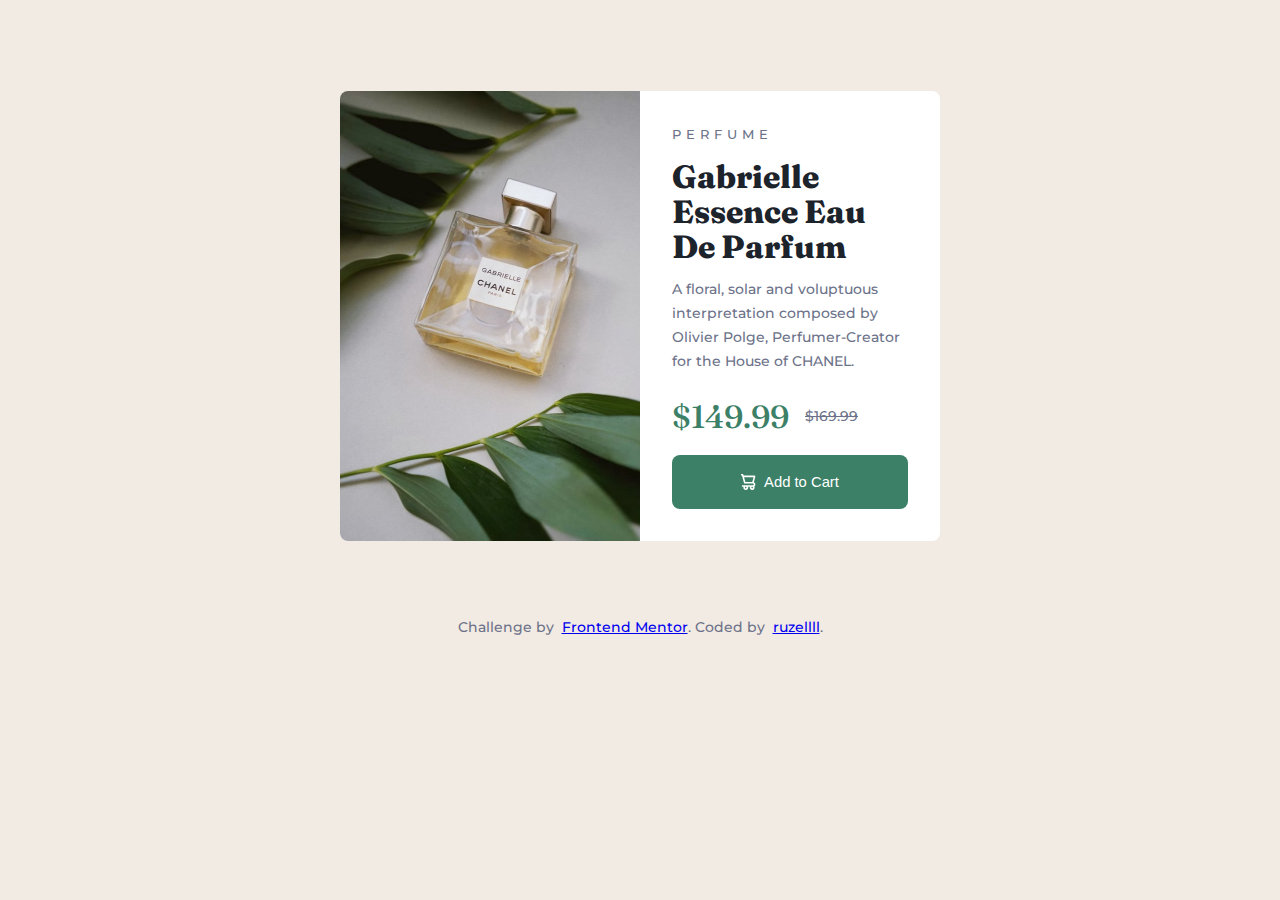
<file: index.html>
<!DOCTYPE html>
<html lang="en">
<head>
  <meta charset="UTF-8">
  <meta name="viewport" content="width=device-width, initial-scale=1.0"> <!-- displays site properly based on user's device -->

  <link rel="icon" type="image/png" sizes="32x32" href="./images/favicon-32x32.png">
  
  <!--google fonts-->
  <link rel="preconnect" href="https://fonts.googleapis.com">
  <link rel="preconnect" href="https://fonts.gstatic.com" crossorigin>
  <link href="https://fonts.googleapis.com/css2?family=Fraunces:opsz,wght@9..144,500&family=Montserrat&display=swap" rel="stylesheet">
  <!--google fonts-->
  <link rel="stylesheet" href="style.css">
  
  <title>Frontend Mentor | Product preview card component</title>

</head>
<body>
  <main>
    <article class="product">
      <picture class="product-img">
        <source srcset="images/image-product-desktop.jpg" media="(min-width: 600px)">
        <img src="images/image-product-mobile.jpg" alt="Gabrielle Essence Eau De Parfum">
      </picture>

      <div class="product-content">
        <p class="product-category">Perfume</p>

        <h1 class="product-title">Gabrielle Essence Eau De Parfum</h1>

        <p class="product-info">
          A floral, solar and voluptuous interpretation composed by Olivier Polge,
          Perfumer-Creator for the House of CHANEL.
        </p>

        <div class="flex-group">
          <p class="product-price">
            <span class="visually-hidden">Current Price:
             </span> $149.99</p>
          <p class="product-original-price">
            <span class="visually-hidden">Original Price:
              </span><s>$169.99</s></p>
        </div>

        <button class="button" 
        data-icon="shopping-cart">Add to Cart</button>

      </div>
      
    </article>
  </main>
  <div class="attribution">
    Challenge by &nbsp;<a href="https://www.frontendmentor.io?ref=challenge" target="_blank">Frontend Mentor</a>. 
    Coded by &nbsp;<a href="https://github.com/ruzellll">ruzellll</a>.
  </div>
  
</body>
</html>
</file>
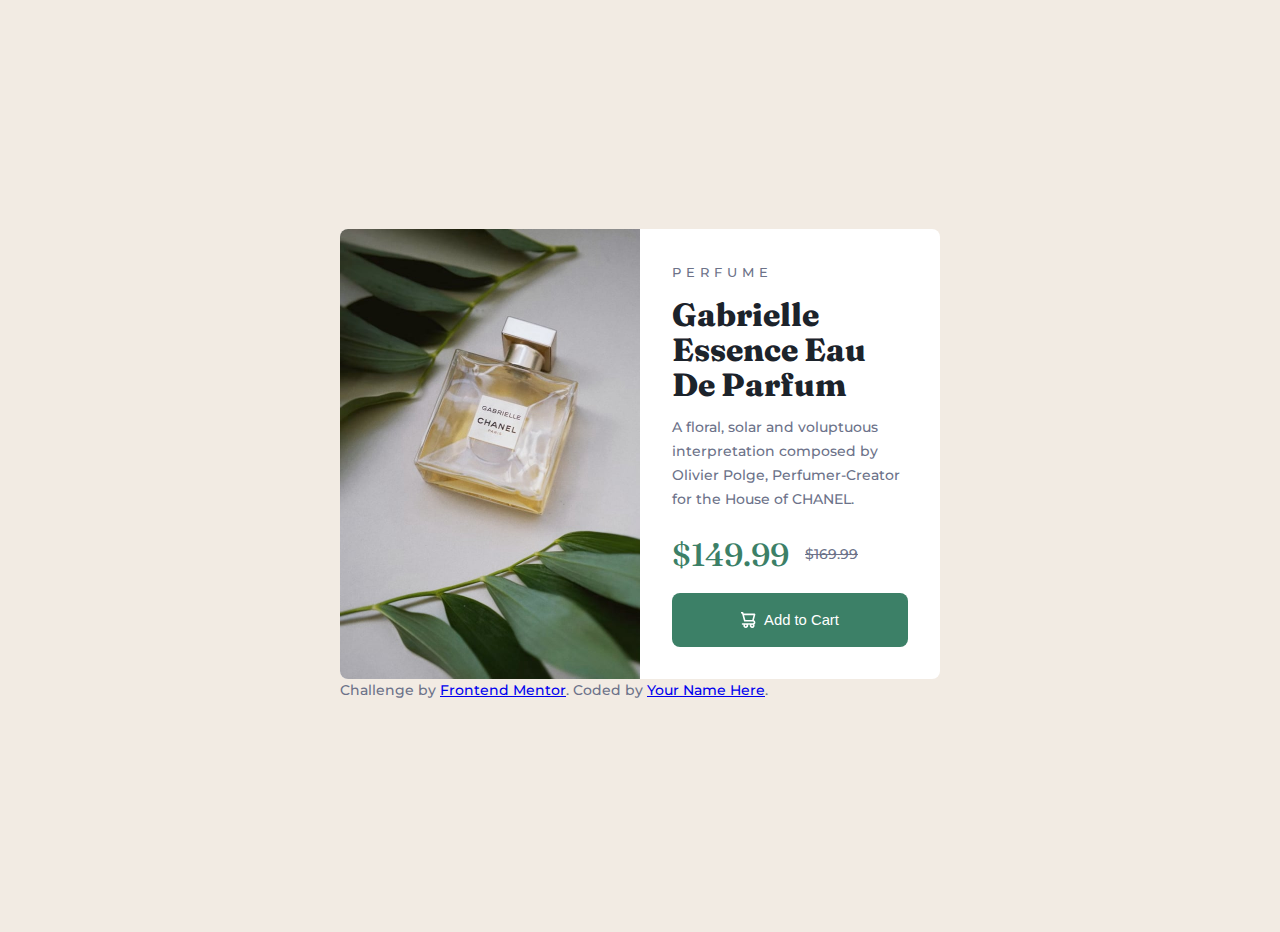
<file: product-preview-card-component-main/index.html>
<!DOCTYPE html>
<html lang="en">
<head>
  <meta charset="UTF-8">
  <meta name="viewport" content="width=device-width, initial-scale=1.0"> <!-- displays site properly based on user's device -->

  <link rel="icon" type="image/png" sizes="32x32" href="./images/favicon-32x32.png">
  
  <!--google fonts-->
  <link rel="preconnect" href="https://fonts.googleapis.com">
  <link rel="preconnect" href="https://fonts.gstatic.com" crossorigin>
  <link href="https://fonts.googleapis.com/css2?family=Fraunces:opsz,wght@9..144,500&family=Montserrat&display=swap" rel="stylesheet">
  <!--google fonts-->
  <link rel="stylesheet" href="style.css">
  <title>Frontend Mentor | Product preview card component</title>

</head>
<body>
  <main>
    <article class="product">
      <picture class="product-img">
        <source srcset="images/image-product-desktop.jpg" media="(min-width: 600px)">
        <img src="images/image-product-mobile.jpg" alt="Gabrielle Essence Eau De Parfum">
      </picture>

      <div class="product-content">
        <p class="product-category">Perfume</p>

        <h1 class="product-title">Gabrielle Essence Eau De Parfum</h1>

        <p class="product-info">
          A floral, solar and voluptuous interpretation composed by Olivier Polge,
          Perfumer-Creator for the House of CHANEL.
        </p>

        <div class="flex-group">
          <p class="product-price">
            <span class="visually-hidden">Current Price:
             </span> $149.99</p>
          <p class="product-original-price">
            <span class="visually-hidden">Original Price:
              </span><s>$169.99</s></p>
        </div>

        <button class="button" 
        data-icon="shopping-cart">Add to Cart</button>

      </div>
      
    </article>
  </main>
  <div class="attribution">
    Challenge by <a href="https://www.frontendmentor.io?ref=challenge" target="_blank">Frontend Mentor</a>. 
    Coded by <a href="#">Your Name Here</a>.
  </div>
</body>
</html>
</file>
<file: style.css>
:root{
    --clr-primary-400: hsl(158, 36%, 37%);
    --clr-primary-500: hsl(158, 36%, 20%);
    --clr-secondary-200: hsl(30, 38%, 92%);

    --clr-neutral-900: hsl(212, 21%, 14%);
    --clr-neutral-400: hsl(228, 12%, 48%);
    --clr-neutral-100: hsl(0, 0%, 100%);

    --ff-accent: 'Fraunces', serif;
    --ff-base: 'Montserrat', sans-serif;

    --fw-regular: 500;
    --fw-bold: 800;
}

*{
    margin: 0;
}

img,picture{
    display: block;
    max-width: 100%;
}

body{
    line-height: 1.7;
    font-family: var(--ff-base);
    font-weight: var(--fw-regular);
    font-size: 0.875rem;
    color: var(--clr-neutral-400);
    background-color: var(--clr-secondary-200);

    /*for this projecct only*/
    display: grid;
    place-content: center;
    margin: 1rem;
}

.flex-group{
    display: flex;
    gap: 1rem;
    flex-wrap: wrap;
    align-items: center;
}

.visually-hidden:not(:focus):not(:active){
    clip: rect(0 0 0 0);
    clip-path: inset(50%);
    height: 1px;
    overflow: hidden;
    position: absolute;
    white-space: nowrap;
    width: 1px;
}

.product{
    --content-padding: 1.5rem;
    --content-spacing: 0.5rem;

    display: grid;
    background-color: var(--clr-neutral-100);
    border-radius: 0.5rem;
    overflow: hidden;
    max-width: 600px;
    margin: 75px auto;
}

@media (min-width: 600px){
    .product{
        --content-padding: 2rem;
        grid-template-columns: 1fr 1fr;
    }
}

.product-content{
    padding: var(--content-padding);
    gap: var(--content-spacing);
    display: grid;
}

.product-category{
    font-size: 0.8125rem;
    letter-spacing: 5px;
    text-transform: uppercase;
}

.product-title{
    line-height: 1.1;
    padding: 0;
    font-size: 2rem;
    font-family: var(--ff-accent);
    color: var(--clr-neutral-900);
    font-weight: var(--fw-bold);
}

.product-price{
    font-size: 2rem;
    font-family: var(--ff-accent);
    color: var(--clr-primary-400);
}

.button{
    cursor: pointer;
    text-decoration: none;
    display: inline-flex;
    justify-content: center;
    align-items: center;
    gap: 0.5rem;
    padding: 1rem 1.5rem;

    color: var(--clr-neutral-100);
    background-color: var(--clr-primary-400);
    border: none;
    border-radius: 0.5rem;
    font-size: 0.925rem;
}

.button[data-icon ="shopping-cart"]::before {
    content: "";
    width: 15px;
    height: 16px;
    background-image: url(images/icon-cart.svg);
}

.button:is(:hover, :focus){
    background-color: var(--clr-primary-500);
}

.attribution{
    text-align: center;
}
</file>
<file: product-preview-card-component-main/style.css>
:root{
    --clr-primary-400: hsl(158, 36%, 37%);
    --clr-primary-500: hsl(158, 36%, 20%);
    --clr-secondary-200: hsl(30, 38%, 92%);

    --clr-neutral-900: hsl(212, 21%, 14%);
    --clr-neutral-400: hsl(228, 12%, 48%);
    --clr-neutral-100: hsl(0, 0%, 100%);

    --ff-accent: 'Fraunces', serif;
    --ff-base: 'Montserrat', sans-serif;

    --fw-regular: 500;
    --fw-bold: 800;
}

*{
    margin: 0;
}

img,picture{
    display: block;
    max-width: 100%;
}

body{
    line-height: 1.7;
    font-family: var(--ff-base);
    font-weight: var(--fw-regular);
    font-size: 0.875rem;
    color: var(--clr-neutral-400);
    background-color: var(--clr-secondary-200);

    /*for this projecct only*/
    display: grid;
    min-height: 100vh;
    place-content: center;
    margin: 1rem;
}

.flex-group{
    display: flex;
    gap: 1rem;
    flex-wrap: wrap;
    align-items: center;
}

.visually-hidden:not(:focus):not(:active){
    clip: rect(0 0 0 0);
    clip-path: inset(50%);
    height: 1px;
    overflow: hidden;
    position: absolute;
    white-space: nowrap;
    width: 1px;
}

.product{
    --content-padding: 1.5rem;
    --content-spacing: 0.5rem;

    display: grid;
    background-color: var(--clr-neutral-100);
    border-radius: 0.5rem;
    overflow: hidden;
    max-width: 600px;
}

@media (min-width: 600px){
    .product{
        --content-padding: 2rem;
        grid-template-columns: 1fr 1fr;
    }
}

.product-content{
    padding: var(--content-padding);
    gap: var(--content-spacing);
    display: grid;
}

.product-category{
    font-size: 0.8125rem;
    letter-spacing: 5px;
    text-transform: uppercase;
}

.product-title{
    line-height: 1.1;
    padding: 0;
    font-size: 2rem;
    font-family: var(--ff-accent);
    color: var(--clr-neutral-900);
    font-weight: var(--fw-bold);
}

.product-price{
    font-size: 2rem;
    font-family: var(--ff-accent);
    color: var(--clr-primary-400);
}

.button{
    cursor: pointer;
    text-decoration: none;
    display: inline-flex;
    justify-content: center;
    align-items: center;
    gap: 0.5rem;
    padding: 1rem 1.5rem;

    color: var(--clr-neutral-100);
    background-color: var(--clr-primary-400);
    border: none;
    border-radius: 0.5rem;
    font-size: 0.925rem;
}

.button[data-icon ="shopping-cart"]::before {
    content: "";
    width: 15px;
    height: 16px;
    background-image: url(images/icon-cart.svg);
}

.button:is(:hover, :focus){
    background-color: var(--clr-primary-500);
}
</file>
